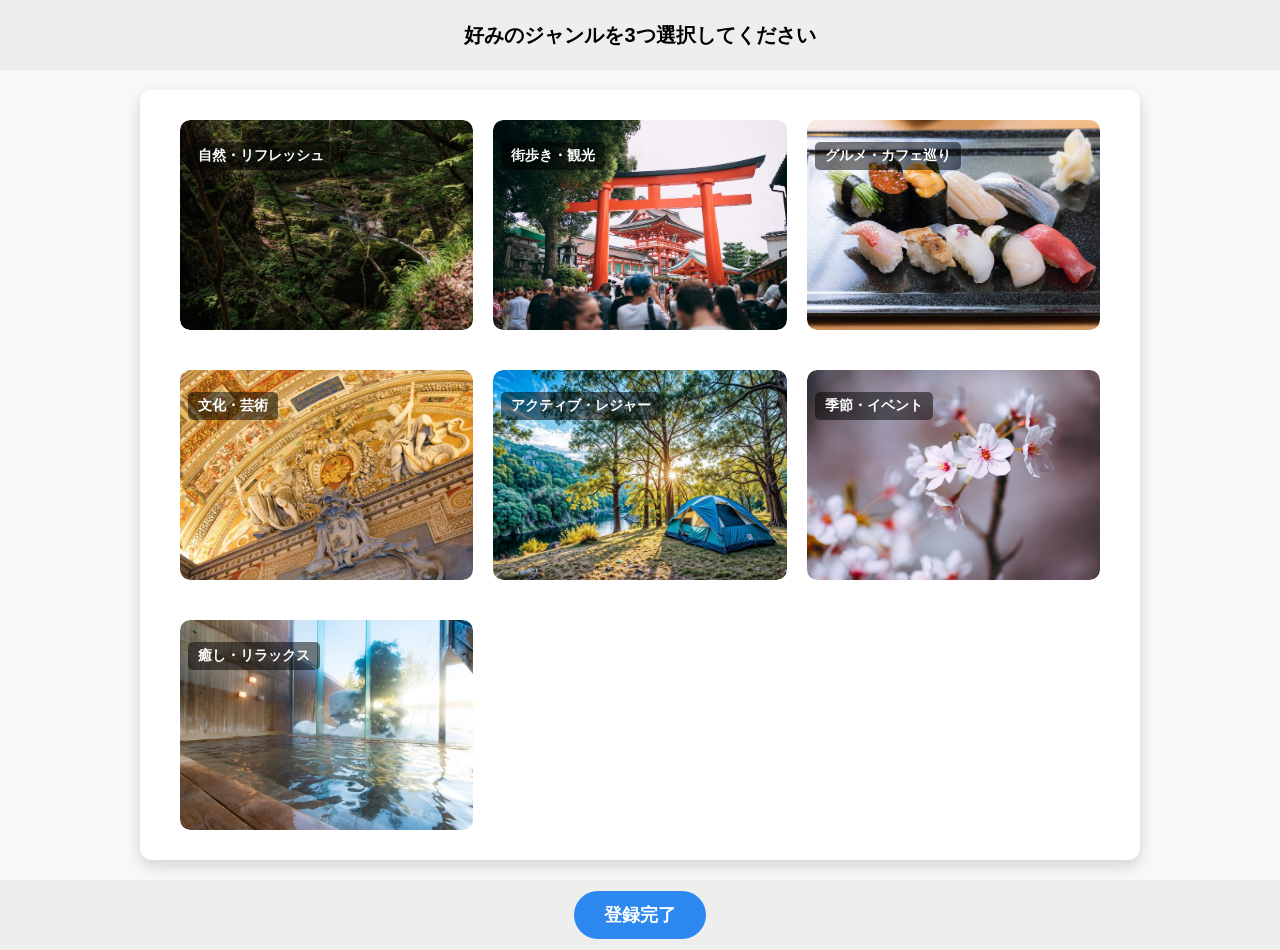
<file: src/main/webapp/gamen/genre.html>
<!DOCTYPE html>
<html>

<head>
	<meta charset="utf-8" />
	<title>グリッドレイアウト</title>
	<link rel="stylesheet" href="genre.css">
</head>

<body>
	<form action="login.html">
	<header class="header">
		<p>好みのジャンルを3つ選択してください</p>
	</header>
	<div class="content">
		<div class="image">
		  <img src="img/nature.jpg" alt="自然・リフレッシュ">
		  <p class="caption">自然・リフレッシュ</p>
		</div>
		<div class="image">
		  <img src="img/tourism.jpg" alt="街歩き・観光">
		  <p class="caption">街歩き・観光</p>
		</div>
		<div class="image">
		  <img src="img/gourmet.jpg" alt="グルメ・カフェ巡り">
		  <p class="caption">グルメ・カフェ巡り</p>
		</div>
		<div class="image">
			<img src="img/culuture.jpg" alt="文化​・芸術">
			<p class="caption">文化​・芸術</p>
		</div>
		<div class="image">
			<img src="img/leisure.jpg" alt="アクティブ・レジャー">
			<p class="caption">アクティブ・レジャー</p>
		</div>
		<div class="image">
			<img src="img/season.jpg" alt="季節・イベント">
			<p class="caption">季節・イベント</p>
		</div>
		<div class="image">
			<img src="img/Healing.jpg" alt="癒し・リラックス">
			<p class="caption">癒し・リラックス</p>
		</div>

	</div>
	<footer class="footer">
	  <button class="submit-btn">登録完了</button>
	</footer>
	</form>

</body>
</html>
</file>
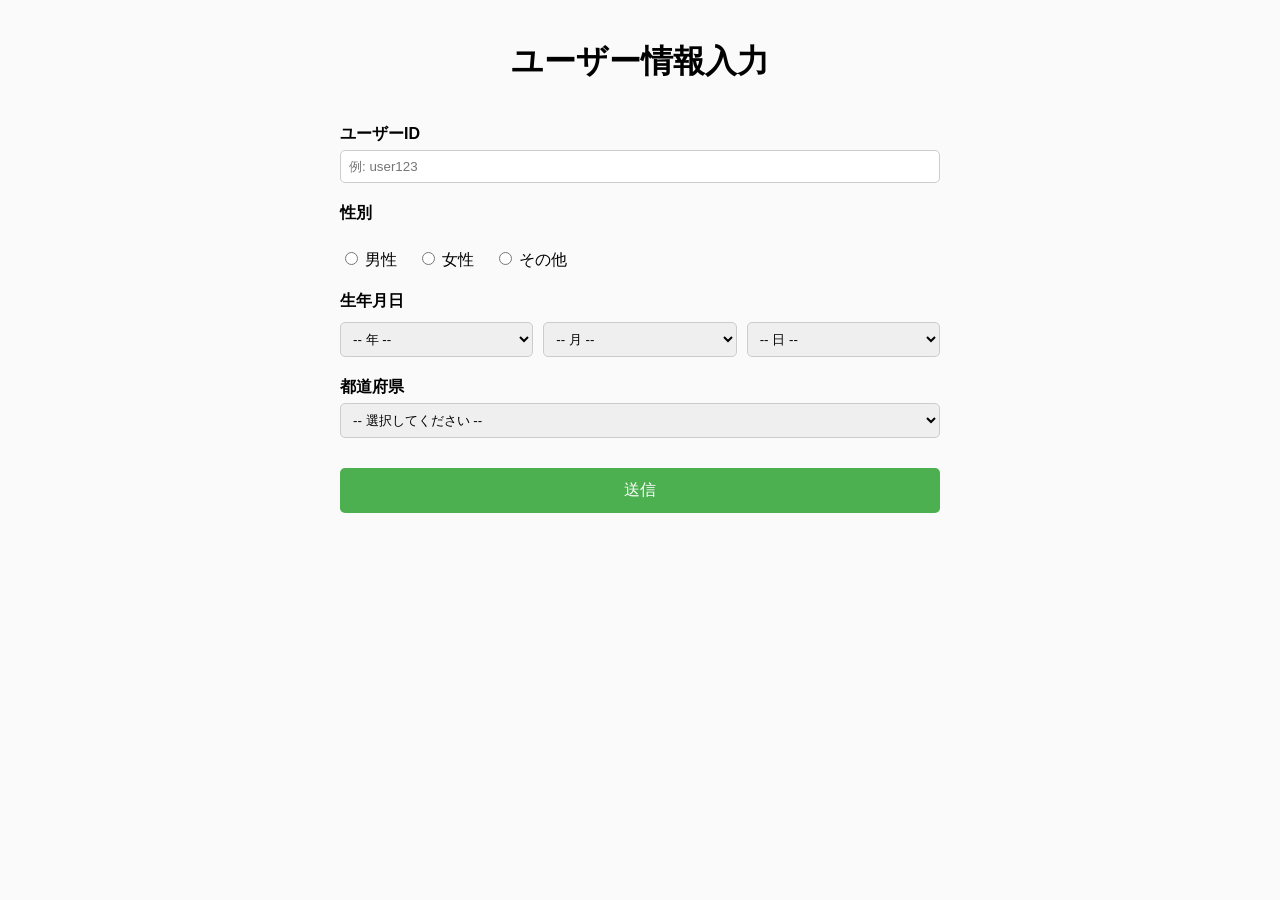
<file: src/main/webapp/gamen/input.html>
<!DOCTYPE html>
<html lang="ja">

<head>
	<meta charset="UTF-8">
	<title>ユーザー情報入力</title>
	<link rel="stylesheet" href="input.css">
</head>

<body>
	<h1>ユーザー情報入力</h1>

	<form action="genre.html">
		<!-- ID入力 -->
		<label for="userId">ユーザーID</label>
		<input type="text" id="userId" name="userId" placeholder="例: user123">

		<!-- 性別 -->
		<label>性別</label>
		<div class="gender-group">
			<label><input type="radio" name="gender" value="male"> 男性</label>
			<label><input type="radio" name="gender" value="female"> 女性</label>
			<label><input type="radio" name="gender" value="other"> その他</label>
		</div>

		<!-- 生年月日 -->
		<label>生年月日</label>
		<div class="birth-group">
			<select name="year" id="yearSelect">
				<option value="">-- 年 --</option>
			</select>
			<select name="month" id="monthSelect">
				<option value="">-- 月 --</option>
			</select>
			<select name="day" id="daySelect">
				<option value="">-- 日 --</option>
			</select>
		</div>

		<!-- 都道府県 -->
		<label for="pref">都道府県</label>
		<select id="pref" name="pref">
			<option value="">-- 選択してください --</option>
		</select>

		<button type="submit">送信</button>
	</form>

	<script>
		// ==== 都道府県 ====
		const prefs = [
			"北海道","青森県","岩手県","宮城県","秋田県","山形県","福島県",
			"茨城県","栃木県","群馬県","埼玉県","千葉県","東京都","神奈川県",
			"新潟県","富山県","石川県","福井県","山梨県","長野県",
			"岐阜県","静岡県","愛知県","三重県",
			"滋賀県","京都府","大阪府","兵庫県","奈良県","和歌山県",
			"鳥取県","島根県","岡山県","広島県","山口県",
			"徳島県","香川県","愛媛県","高知県",
			"福岡県","佐賀県","長崎県","熊本県","大分県","宮崎県","鹿児島県","沖縄県"
		];
		const prefSelect = document.getElementById("pref");
		prefs.forEach(pref => {
			const option = document.createElement("option");
			option.textContent = pref;
			option.value = pref;
			prefSelect.appendChild(option);
		});

		const years = [
		"1960年", "1961年", "1962年", "1963年", "1964年", "1965年", "1966年", "1967年", "1968年", "1969年", 
		"1970年", "1971年", "1972年", "1973年", "1974年", "1975年", "1976年", "1977年", "1978年", "1979年", 
		"1980年", "1981年", "1982年", "1983年", "1984年", "1985年", "1986年", "1987年", "1988年", "1989年", 
		"1990年", "1991年", "1992年", "1993年", "1994年", "1995年", "1996年", "1997年", "1998年", "1999年", 
		"2000年", "2001年", "2002年", "2003年", "2004年", "2005年", "2006年", "2007年", "2008年", "2009年", 
		"2010年", "2011年", "2012年", "2013年", "2014年", "2015年", "2016年", "2017年", "2018年", "2019年", 
		"2020年", "2021年", "2022年", "2023年", "2024年", "2025年"];
		    const yearSelect = document.getElementById("yearSelect");
		    years.forEach(y => {
		      const option = document.createElement("option");
		      option.textContent = y;
		      option.value = y;
		      yearSelect.appendChild(option);
		    });

		    // ==== 自分で書いた月 ====
		    const months = ["1月", "2月", "3月", "4月", "5月", "6月", "7月", "8月", "9月", "10月", "11月", "12月"];
		    const monthSelect = document.getElementById("monthSelect");
		    months.forEach(m => {
		      const option = document.createElement("option");
		      option.textContent = m;
		      option.value = m;
		      monthSelect.appendChild(option);
		    });

		    // ==== 自分で書いた日 ====
		    const days = [
		      "1日","2日","3日","4日","5日","6日","7日","8日","9日","10日",
		      "11日","12日","13日","14日","15日","16日","17日","18日","19日","20日",
		      "21日","22日","23日","24日","25日","26日","27日","28日","29日","30日","31日"
		    ];
		    const daySelect = document.getElementById("daySelect");
		    days.forEach(d => {
		      const option = document.createElement("option");
		      option.textContent = d;
		      option.value = d;
		      daySelect.appendChild(option);
		    });
	</script>
</body>

</html>
</file>
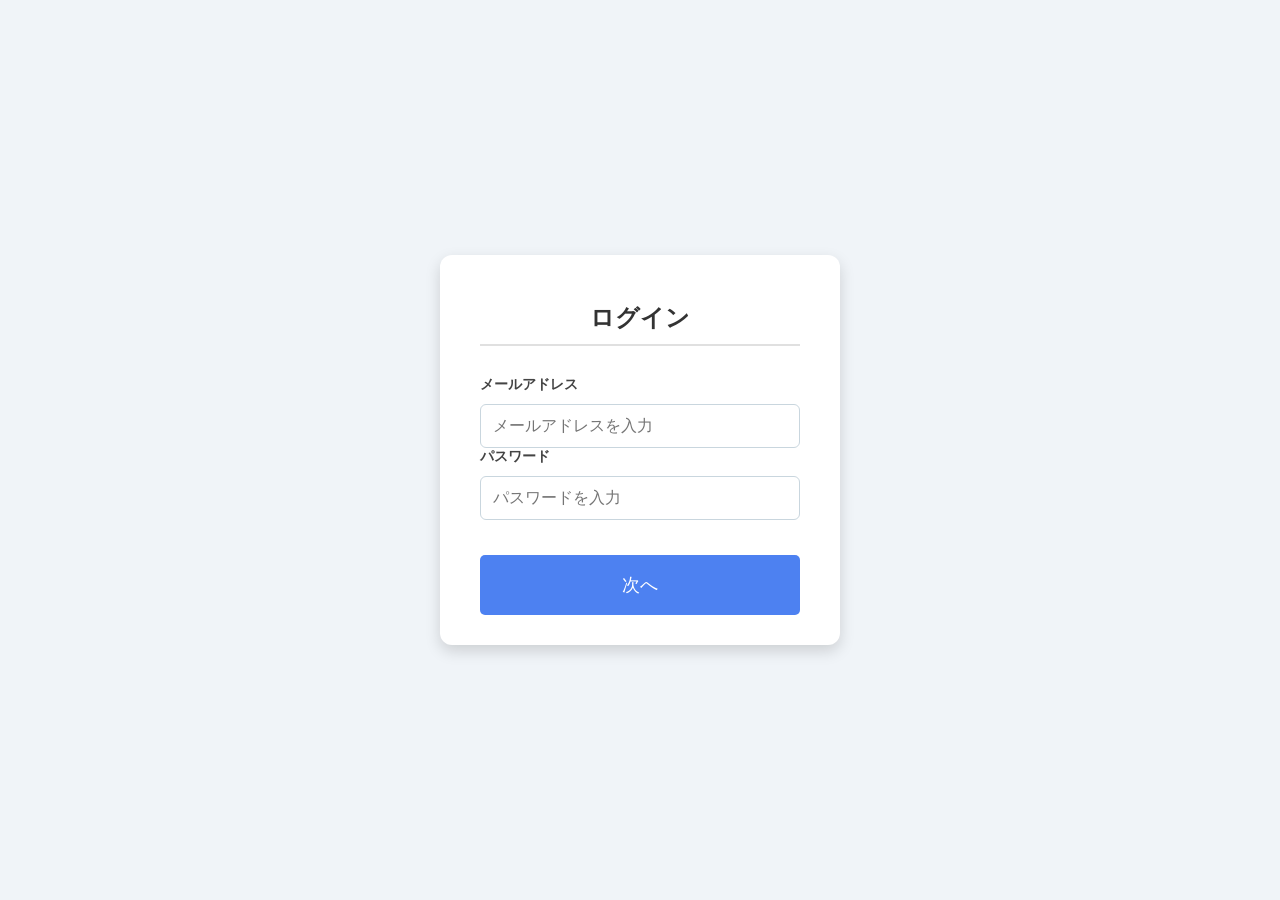
<file: src/main/webapp/gamen/login.html>
<!DOCTYPE html>
<html lang="ja">

<head>
	<meta charset="UTF-8">
	<title>パスワード入力</title>
	<link rel="stylesheet" href="login.css">
</head>

<body>
	<div class="container">
		<h1>ログイン</h1>
		<form action="Main.html" method="post"> 
		  <div class="form-group">
		    <label for="email">メールアドレス</label>
		    <input type="email" id="email" name="email" placeholder="メールアドレスを入力" required>

		    <label for="password">パスワード</label>
		    <input type="password" id="password" name="password" placeholder="パスワードを入力" required>
		  </div>
		  <button type="submit">次へ</button>
		</form>

	</div>
</body>

</html>
</file>
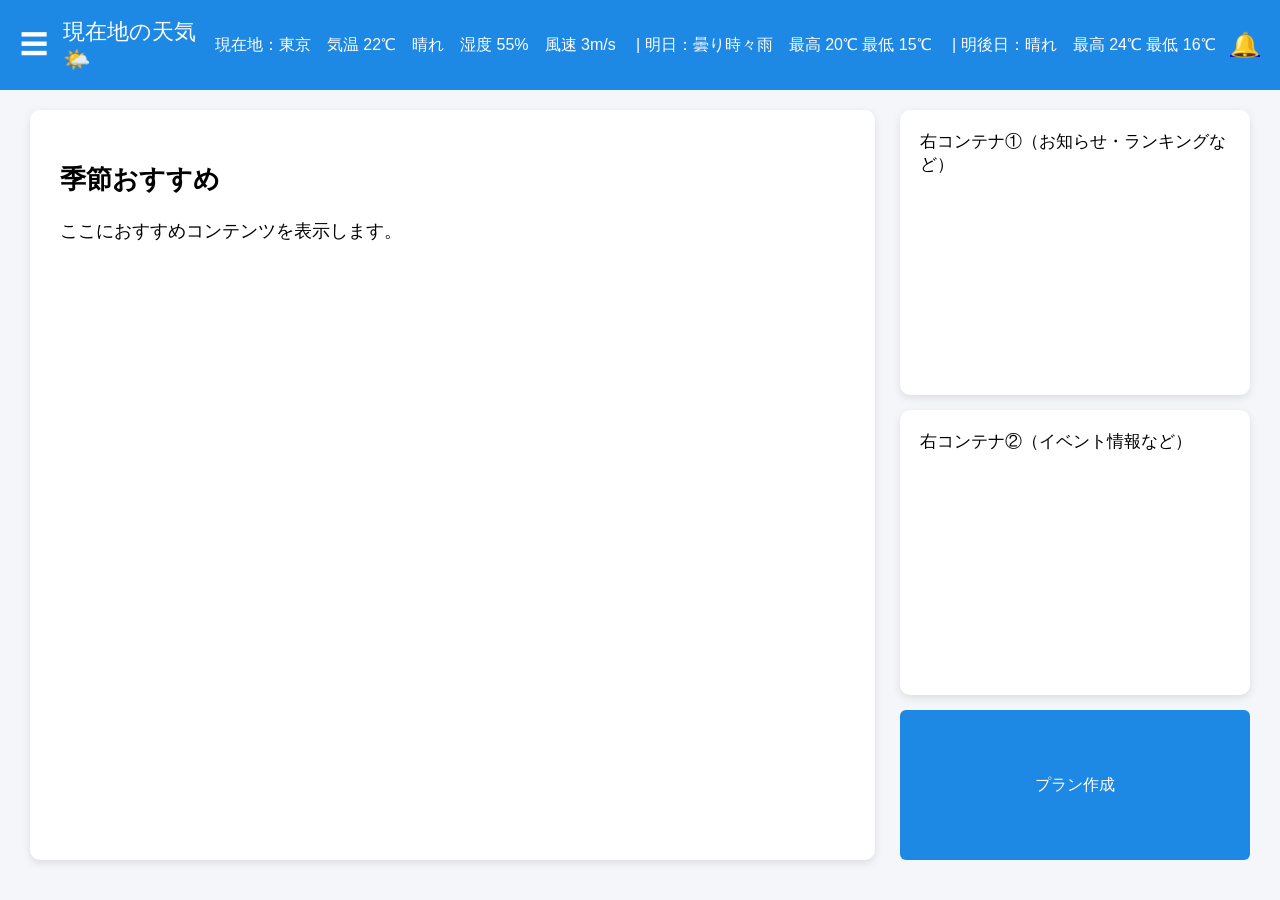
<file: src/main/webapp/gamen/Main.html>
<!DOCTYPE html>
<html lang="ja">
<head>
  <meta charset="UTF-8">
  <meta name="viewport" content="width=device-width, initial-scale=1.0">
  <title>メインページ</title>
  <link rel="stylesheet" href="Main.css">
</head>
<body>

  <!-- 🔹 サイドバー -->
  <div id="sidebar" class="sidebar">
    <a href="#">お気に入り一覧</a>
    <a href="#">共有</a>
  </div>

  <!-- サイドバーを開いたときに画面全体を少し暗くするための透明なレイヤー　-->
  <div id="overlay"></div>

  <!-- 🔹 ヘッダー -->
  <header>
    <div class="menu-btn" id="menuBtn">☰</div>
    <div class="header-icon">現在地の天気🌤️</div>
    <div class="weather-scroll">
      <div class="weather-content">
        現在地：東京　気温 22℃　晴れ　湿度 55%　風速 3m/s　
        | 明日：曇り時々雨　最高 20℃ 最低 15℃　
        | 明後日：晴れ　最高 24℃ 最低 16℃
      </div>
    </div>
    <a href="#" class="header-right-icon">🔔</a>
  </header>

  <!-- 🔹 メインエリア -->
  <div class="main">
    <div class="center-content">
      <h2>季節おすすめ</h2>
      <p>ここにおすすめコンテンツを表示します。</p>
    </div>
    <div class="right-side">
      <div class="container-box">右コンテナ①（お知らせ・ランキングなど）</div>
      <div class="container-box">右コンテナ②（イベント情報など）</div>
      <button>プラン作成</button>
    </div>
  </div>

  <!-- 🔹 JavaScript -->
  <script>
    const menuBtn = document.getElementById('menuBtn');
    const sidebar = document.getElementById('sidebar');
    const overlay = document.getElementById('overlay');

    // ☰クリックでサイドバーとオーバーレイを切り替え
    menuBtn.addEventListener('click', () => {
      sidebar.classList.toggle('open');
      overlay.classList.toggle('active');
    });

    // サイドバー外クリックで自動的に閉じる
    document.addEventListener('click', (event) => {
      const clickedInsideSidebar = sidebar.contains(event.target);
      const clickedMenuBtn = menuBtn.contains(event.target);

      if (sidebar.classList.contains('open') && !clickedInsideSidebar && !clickedMenuBtn) {
        sidebar.classList.remove('open');
        overlay.classList.remove('active');
      }
    });
  </script>

</body>
</html>
</file>
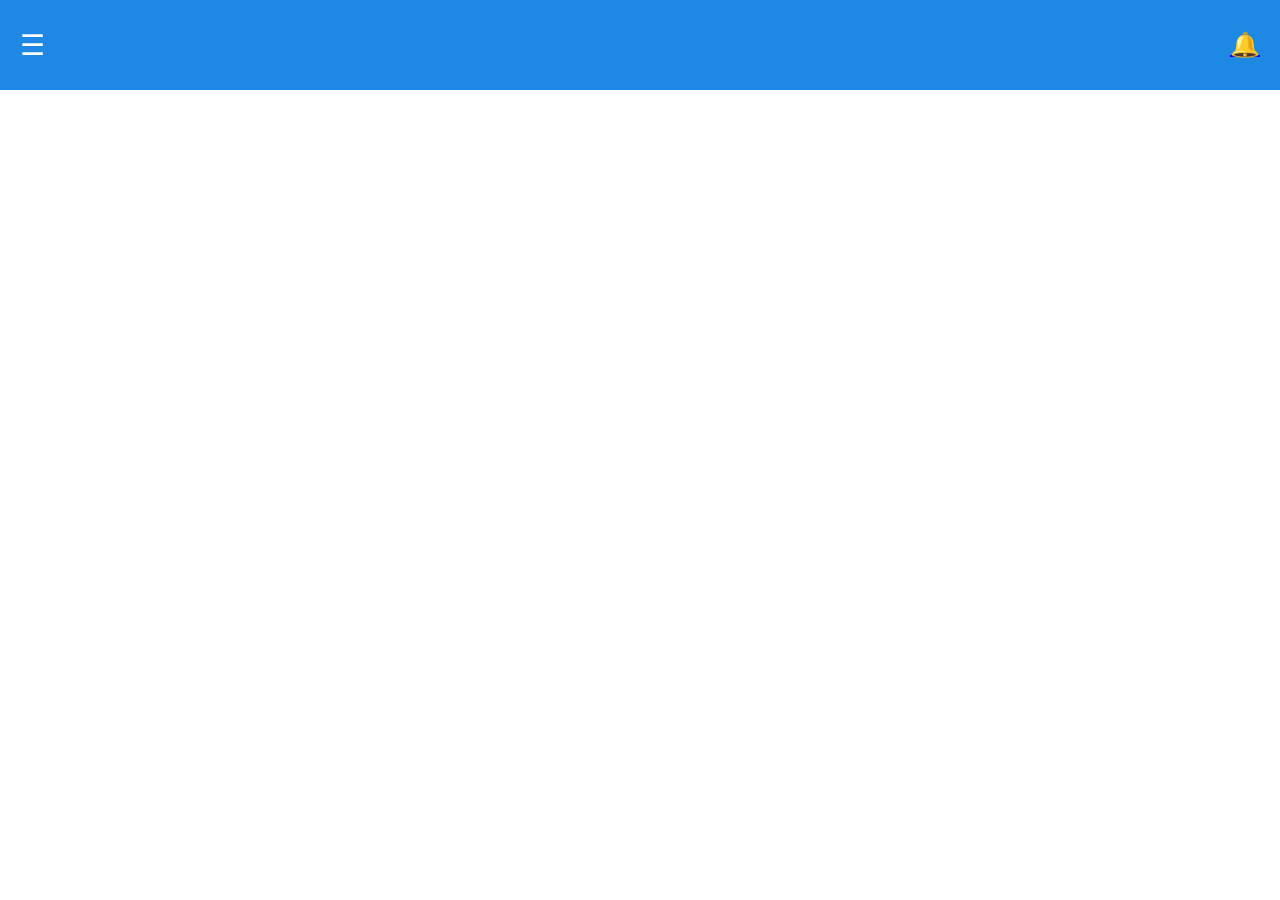
<file: src/main/webapp/gamen/planning.html>
<!DOCTYPE html>
<html>
<head>
<meta charset="UTF-8">
<title>Insert title here</title>
<link rel="stylesheet" href="planning.css">
</head>
<body>
	<!-- 🔹 サイドバー -->
	  <div id="sidebar" class="sidebar">
	    <a href="#">お気に入り一覧</a>
	    <a href="#">共有</a>
	  </div>

	  <!-- サイドバーを開いたときに画面全体を少し暗くするための透明なレイヤー　-->
	  <div id="overlay"></div>
	  <!-- 🔹 ヘッダー -->
	    <header>
	      <div class="menu-btn" id="menuBtn">☰</div>
	      <a href="#" class="header-right-icon">🔔</a>
	    </header>
		<!-- サイドバーテンプレここまで -->
</body>
</html>
</file>
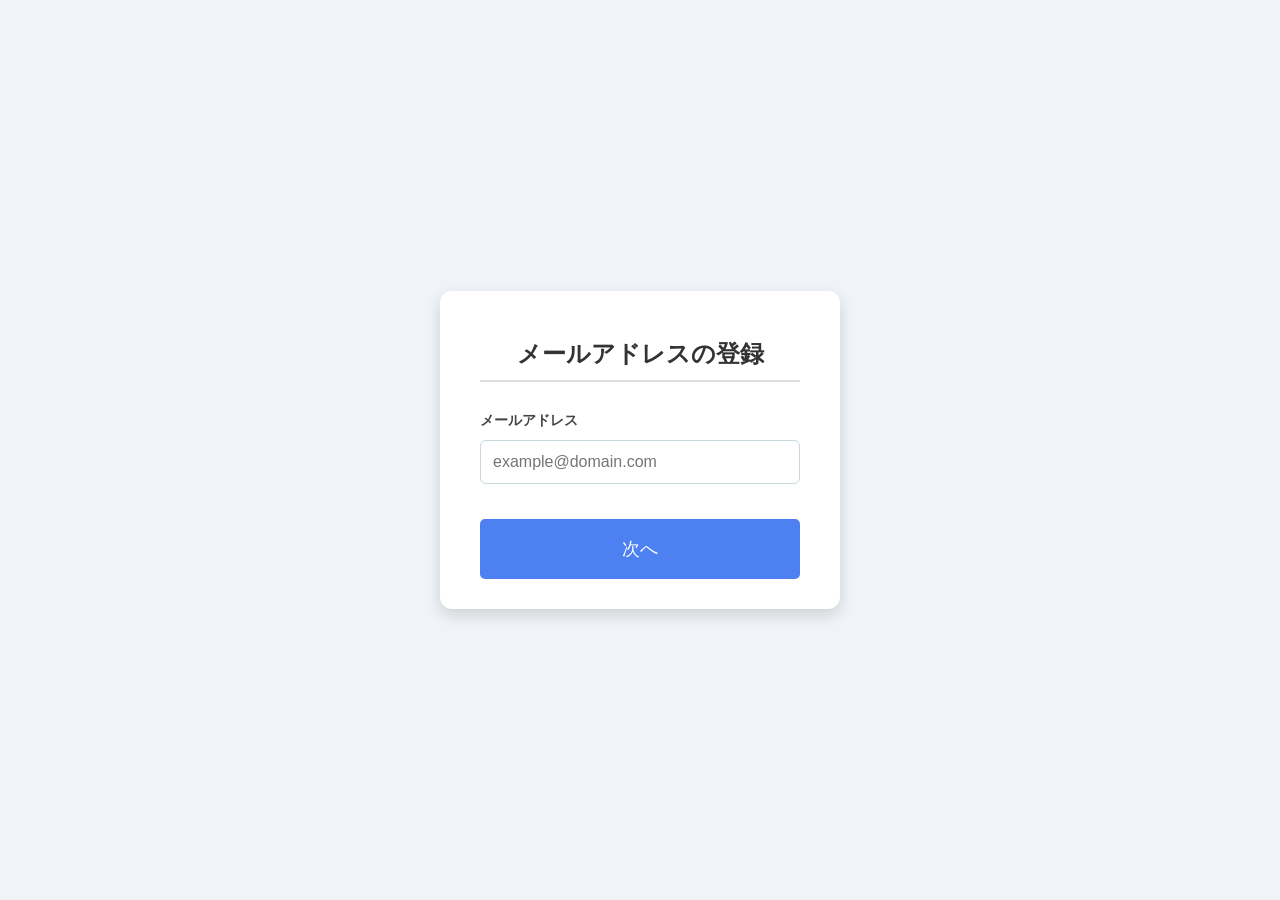
<file: src/main/webapp/gamen/registra.html>
<!DOCTYPE html>
<html lang="ja">

<head>
	<meta charset="UTF-8">
	<title>メールアドレス入力</title>
	<link rel="stylesheet" href="registration.css">
</head>

<body>
	<div class="container">
		<h1>メールアドレスの登録</h1>
		<form action="setpassword.html" method="get"> 
			<div class="form-group">
				<label for="email">メールアドレス</label>
				<input type="email" id="email" name="email" placeholder="example@domain.com" required>
			</div>
			<button type="submit">次へ</button>
		</form>
	</div>
</html>
</file>
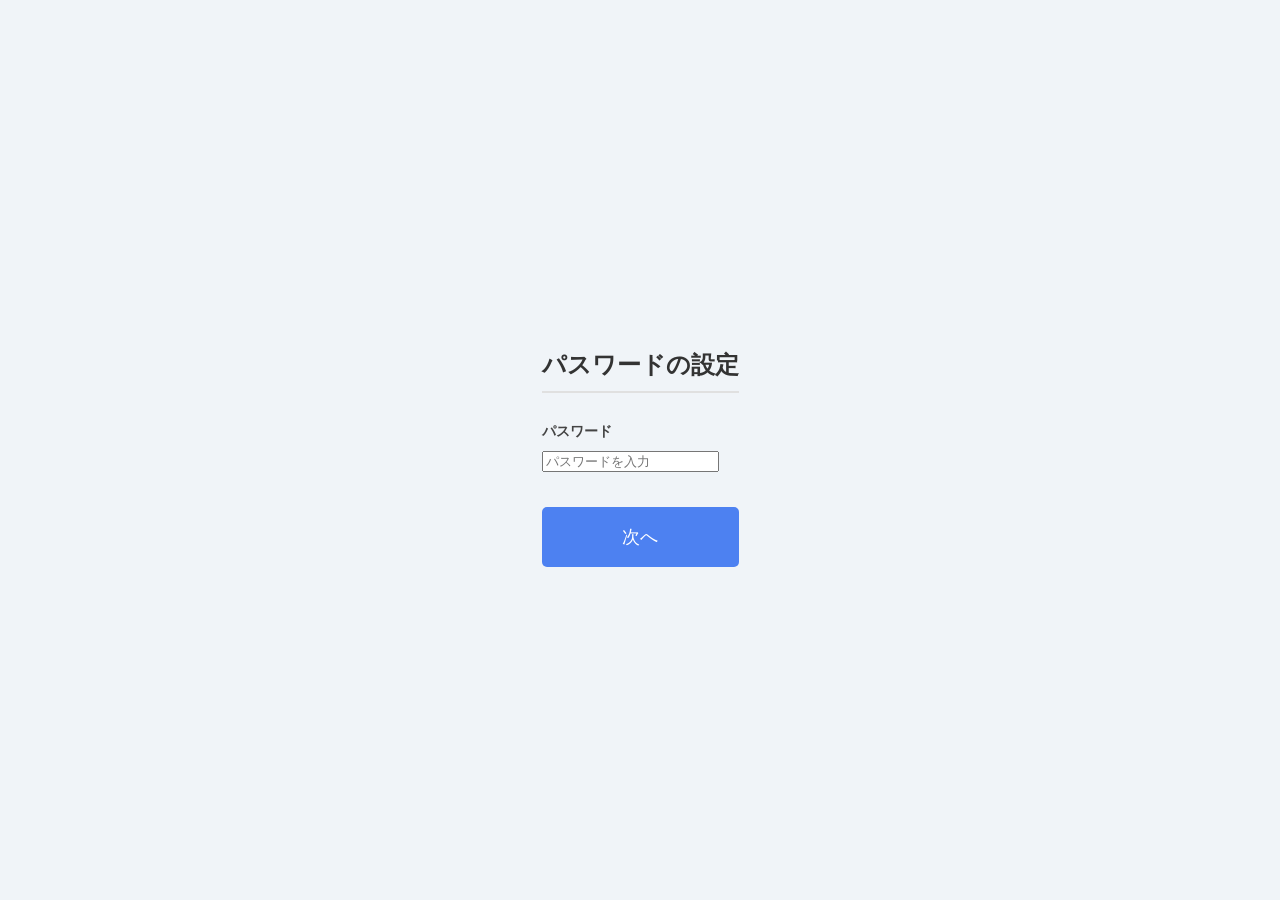
<file: src/main/webapp/gamen/setpassword.html>
<!DOCTYPE html>
<html lang="ja">

<head>
	<meta charset="UTF-8">
	<title>パスワード入力</title>
	<link rel="stylesheet" href="setpassword.css">
</head>

<body>
	<div class="container">
		<h1>パスワードの設定</h1>
		<form action="input.html" method="get"> 
			<div class="form-group">
			    <label for="password">パスワード</label>
			    <input type="password" id="password" name="password" placeholder="パスワードを入力" required>
			</div>
			<button type="submit">次へ</button>
		</form>
	</div>
</body>

</html>
</file>
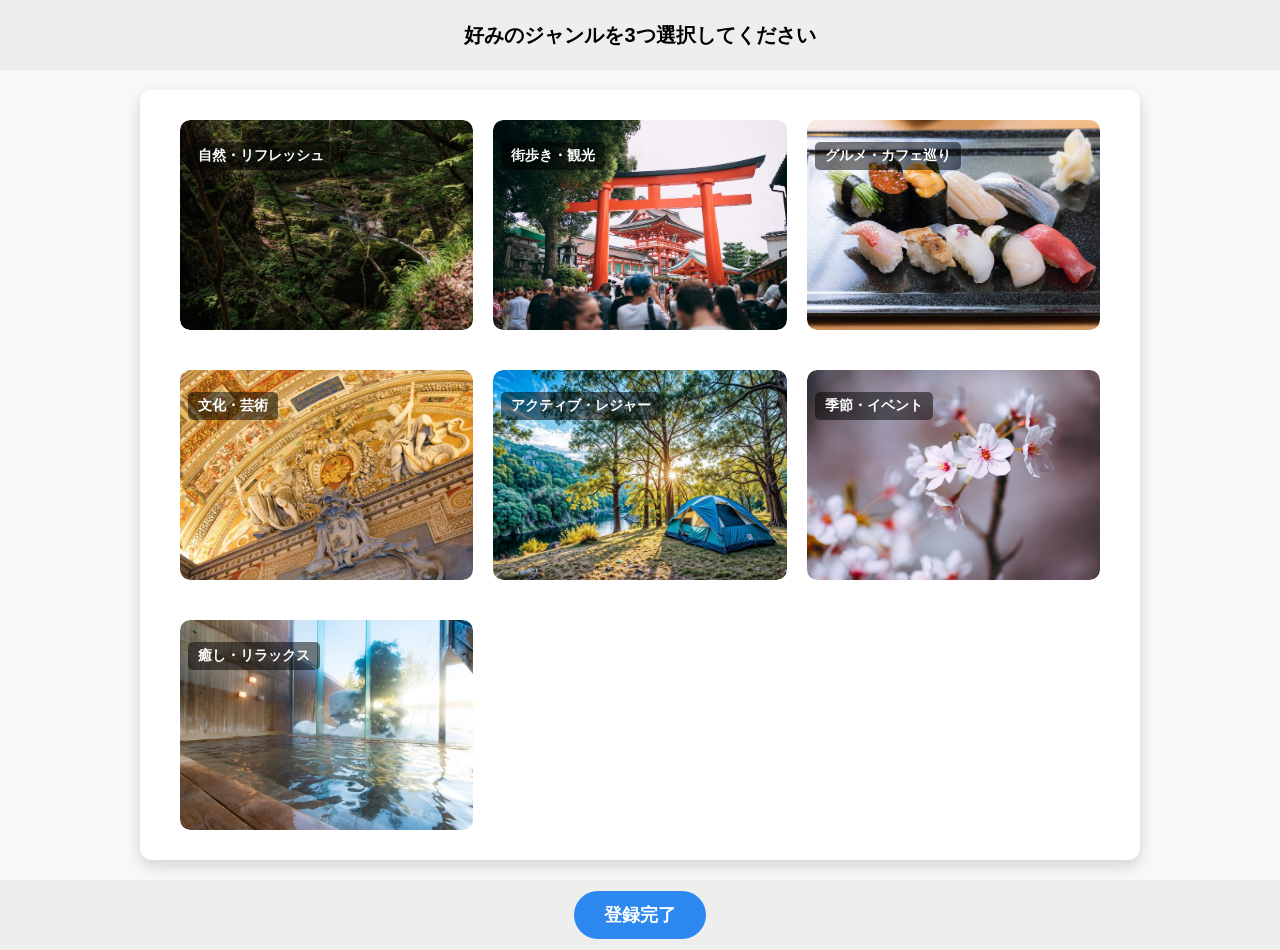
<file: src/main/webapp/gsmen/genre.html>
<!DOCTYPE html>
<html>

<head>
	<meta charset="utf-8" />
	<title>グリッドレイアウト</title>
	<link rel="stylesheet" href="genre.css">
</head>

<body>
	<header class="header">
		<p>好みのジャンルを3つ選択してください</p>
	</header>
	<div class="content">
		<div class="image">
		  <img src="img/nature.jpg" alt="自然・リフレッシュ">
		  <p class="caption">自然・リフレッシュ</p>
		</div>
		<div class="image">
		  <img src="img/tourism.jpg" alt="街歩き・観光">
		  <p class="caption">街歩き・観光</p>
		</div>
		<div class="image">
		  <img src="img/gourmet.jpg" alt="グルメ・カフェ巡り">
		  <p class="caption">グルメ・カフェ巡り</p>
		</div>
		<div class="image">
			<img src="img/culuture.jpg" alt="文化​・芸術">
			<p class="caption">文化​・芸術</p>
		</div>
		<div class="image">
			<img src="img/leisure.jpg" alt="アクティブ・レジャー">
			<p class="caption">アクティブ・レジャー</p>
		</div>
		<div class="image">
			<img src="img/season.jpg" alt="季節・イベント">
			<p class="caption">季節・イベント</p>
		</div>
		<div class="image">
			<img src="img/Healing.jpg" alt="癒し・リラックス">
			<p class="caption">癒し・リラックス</p>
		</div>

	</div>
	<footer class="footer">
	  <button class="submit-btn">登録完了</button>
	</footer>

</body>
</html>
</file>
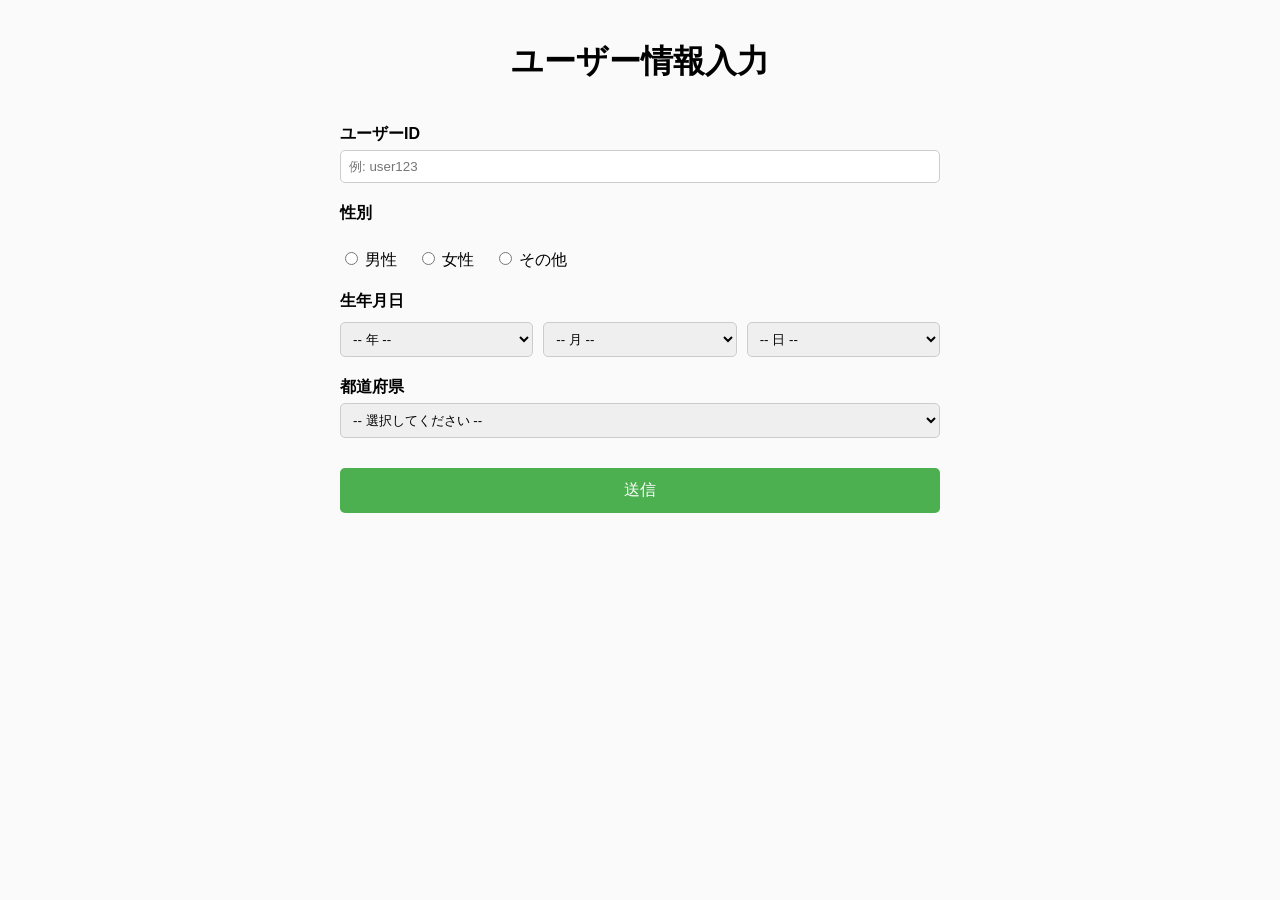
<file: src/main/webapp/gsmen/nyuryoku.html>
<!DOCTYPE html>
<html lang="ja">

<head>
	<meta charset="UTF-8">
	<title>ユーザー情報入力</title>
	<link rel="stylesheet" href="nyuryoku.css">
</head>

<body>
	<h1>ユーザー情報入力</h1>

	<form>
		<!-- ID入力 -->
		<label for="userId">ユーザーID</label>
		<input type="text" id="userId" name="userId" placeholder="例: user123">

		<!-- 性別 -->
		<label>性別</label>
		<div class="gender-group">
			<label><input type="radio" name="gender" value="male"> 男性</label>
			<label><input type="radio" name="gender" value="female"> 女性</label>
			<label><input type="radio" name="gender" value="other"> その他</label>
		</div>

		<!-- 生年月日 -->
		<label>生年月日</label>
		<div class="birth-group">
			<select name="year">
				<option value="">-- 年 --</option>
				<option>1991</option>
				<option>1992</option>
				<option>1993</option>
				<option>1994</option>
				<option>1995</option>
				<option>1996</option>
				<option>1997</option>
				<option>1998</option>
				<option>1999</option>
				<option>2000</option>
				<option>2001</option>
				<option>2002</option>
				<option>2003</option>
			</select>
			<select name="month">
				<option value="">-- 月 --</option>
				<option>1</option>
				<option>2</option>
				<option>3</option>
				<option>4</option>
				<option>5</option>
				<option>6</option>
				<option>7</option>
				<option>8</option>
				<option>9</option>
				<option>10</option>
				<option>11</option>
				<option>12</option>
			</select>
			<select name="day">
				<option value="">-- 日 --</option>
				<option>1</option>
				<option>2</option>
				<option>3</option>
				<option>4</option>
				<option>5</option>
			</select>
		</div>

		<!-- 都道府県 -->
		<label for="pref">都道府県</label>
		<select id="pref" name="pref">
			<option value="">-- 選択してください --</option>
			<option>北海道</option>
			<option>青森県</option>
			<option>岩手県</option>
			<option>宮城県</option>
			<option>秋田県</option>
			<option>山形県</option>
			<option>福島県</option>
			<option>東京都</option>
			<option>大阪府</option>
			<option>福岡県</option>
		</select>

		<button type="submit">送信</button>
	</form>
</body>

</html>
</file>
<file: src/main/webapp/gamen/genre.css>
/*-----------------------------------
  全体設定
-----------------------------------*/
body {
  min-height: 100vh; /* 画面全体の高さを確保 */
  display: flex;      /* ヘッダー・コンテンツ・フッターを縦方向に並べる */
  flex-direction: column;
  margin: 0;          /* ブラウザデフォルトの余白を消す */
  background-color: #f8f8f8; /* ページ全体の背景色 */
  font-family: sans-serif;   /* フォントを統一 */
}

/*-----------------------------------
  ヘッダー
-----------------------------------*/
.header {
  height: 70px;                     /* 高さ70pxの固定ヘッダー */
  text-align: center;               /* テキスト中央寄せ */
  background-color: #eee;           /* ヘッダーの背景色 */
  display: flex;                    /* Flexで縦横中央揃え */
  align-items: center;
  justify-content: center;
  font-weight: bold;                /* 太字 */
  font-size: 20px;                  /* フォントサイズ */
}

/*-----------------------------------
  コンテンツ領域（画像グリッド）
-----------------------------------*/
.content {
  display: grid;                      /* CSSグリッドレイアウトで並べる */
 grid-template-columns: repeat(auto-fit, minmax(250px, 1fr)); /* 列数自動調整、最小180px */
  gap: 40px 20px;                          /* グリッド内の行間・列間 */
  padding: 30px 40px;                 /* 内側の余白 */
  background-color: #ffffff;          /* 白背景 */
  border-radius: 12px;                /* 角を丸くする */
  box-shadow: 0 6px 15px rgba(0, 0, 0, 0.15); /* 影を付けて浮き上がる感じ */
  margin: 20px auto;                  /* 上下の余白＋中央寄せ */
  width: 90%;                         /* 幅を画面の90%に制限 */
  max-width: 1000px;                  /* 最大幅を1000pxに制限 */
  box-sizing: border-box;             /* paddingを含めて幅を計算 */
}

/*-----------------------------------
  画像カード
-----------------------------------*/
.image {
  position: relative; /* 子要素の絶対配置を基準にする */
  overflow: hidden;   /* はみ出す部分を隠す */
  border-radius: 10px; /* 角を丸くする */
  background-color: #eee; /* 背景色（画像がない時の色） */
  height: 210px;      /* 高さ固定 */
}

/*-----------------------------------
  画像上の文字（左上に表示）
-----------------------------------*/
.caption {
  position: absolute;            /* 画像の左上に重ねる */
  top: 8px;                      /* 上から8px */
  left: 8px;                     /* 左から8px */
  color: #fff;                   /* 文字色は白 */
  font-weight: bold;             /* 太字 */
  font-size: 14px;               /* 小さめの文字 */
  background-color: rgba(0, 0, 0, 0.5); /* 半透明の黒背景 */
  padding: 5px 10px;             /* 内側余白 */
  border-radius: 5px;            /* 角丸 */
  z-index: 2;                    /* 画像より前面に表示 */
}

/*-----------------------------------
  画像
-----------------------------------*/
.image img {
  width: 100%;                    /* 親の幅にフィット */
  height: 100%;                   /* 親の高さにフィット */
  object-fit: cover;              /* 画像の縦横比を維持しつつ枠いっぱいに表示 */
  border-radius: 10px;            /* 角丸で親と揃える */
  display: block;                 /* インライン余白を消す */
  transition: transform 0.3s;     /* ホバー時の拡大をスムーズに */
}

/* 画像ホバー時 */
.image img:hover {
  transform: scale(1.05);         /* 少し拡大して浮き上がる効果 */
}

/*-----------------------------------
  フッター
-----------------------------------*/
.footer {
  height: 70px;                     /* 高さ70px */
  text-align: center;               /* 文字中央寄せ */
  background-color: #eee;           /* 背景色 */
  display: flex;                    /* Flexで縦横中央揃え */
  align-items: center;
  justify-content: center;
}

/*-----------------------------------
  ボタンデザイン
-----------------------------------*/
.submit-btn {
  background-color: #2d89ef;       /* 青い背景 */
  color: white;                     /* 白文字 */
  font-size: 18px;                  /* 大きめ文字 */
  font-weight: bold;                /* 太字 */
  padding: 12px 30px;               /* 内側余白 */
  border: none;                     /* デフォルト枠線消去 */
  border-radius: 30px;              /* 丸み */
  cursor: pointer;                  /* マウスカーソルを手に */
  transition: background-color 0.3s, transform 0.2s; /* アニメーション */
}

/* ボタンホバー時 */
.submit-btn:hover {
  background-color: #1e5dbf;        /* 少し濃い青 */
  transform: scale(1.05);           /* 少し拡大 */
}

/* ボタン押下時 */
.submit-btn:active {
  transform: scale(0.98);           /* 押した感を出す */
}
</file>
<file: src/main/webapp/gamen/input.css>
body {
	font-family: sans-serif;
	background: #fafafa;
	margin: 40px;
}

h1 {
	text-align: center;
	margin-bottom: 40px;
}

form {
	width: 100%;
	max-width: 600px;
	margin: 0 auto;
}

label {
	display: block;
	margin-top: 20px;
	font-weight: bold;
}

input[type="text"],
select {
	width: 100%;
	padding: 8px;
	margin-top: 5px;
	border: 1px solid #ccc;
	border-radius: 5px;
	box-sizing: border-box;
}

.gender-group {
	margin-top: 5px;
}

.gender-group label {
	display: inline-block;
	margin-right: 15px;
	font-weight: normal;
}

/* 生年月日セレクトを横並び */
.birth-group {
	display: flex;
	gap: 10px;
	margin-top: 5px;
}

.birth-group select {
	flex: 1;
}

button {
	margin-top: 30px;
	width: 100%;
	padding: 12px;
	background: #4CAF50;
	color: white;
	border: none;
	border-radius: 5px;
	cursor: pointer;
	font-size: 16px;
}

button:hover {
	background: #45a049;
}
</file>
<file: src/main/webapp/gamen/login.css>
@charset "UTF-8";

/*==================================
  フォーム基本設定
====================================*/
body {
  display: flex;
  justify-content: center; /* 水平中央揃え */
  align-items: center;     /* 垂直中央揃え */
  min-height: 100vh;
  margin: 0;
  font-family: 'Hiragino Kaku Gothic ProN', 'Arial', sans-serif;
  background-color: #f0f4f8; /* 薄い背景色 */
}

/* フォーム全体を囲むコンテナ */
.container {
  background-color: #ffffff;
  padding: 30px 40px;
  border-radius: 12px;
  box-shadow: 0 6px 15px rgba(0, 0, 0, 0.15);
  width: 100%;
  max-width: 400px;
  box-sizing: border-box;
}

h1 {
  text-align: center;
  color: #333333;
  margin-bottom: 30px;
  font-size: 24px;
  border-bottom: 2px solid #e0e0e0;
  padding-bottom: 10px;
}

/* フォームのグループ化 */
.form-group {
  margin-bottom: 25px;
}

label {
  display: block;
  margin-bottom: 10px;
  font-weight: 600;
  color: #444444;
  font-size: 14px;
}

/* 入力フィールド（メールとパスワード共通） */
input[type="email"],
input[type="password"] {
  width: 100%;
  padding: 12px;
  border: 1px solid #c9d6de;
  border-radius: 6px;
  box-sizing: border-box;
  font-size: 16px;
  transition: border-color 0.3s, box-shadow 0.3s;
}

/* フォーカス時のスタイル */
input[type="email"]:focus,
input[type="password"]:focus {
  border-color: #4d81f1; /* ボタンカラーに合わせる */
  outline: none;
  box-shadow: 0 0 0 3px rgba(77, 129, 241, 0.25);
}

/*==================================
  ボタンのスタイル
====================================*/
button[type="submit"] {
  font-size: 18px;
  background-color: #4d81f1;
  color: #fff;
  border: none;
  border-radius: 5px;
  padding: 18px 32px;
  cursor: pointer;
  width: 100%;
  margin-top: 10px;
  transition: background-color 0.3s, transform 0.1s;
}

/* ホバー時のスタイル */
button[type="submit"]:hover {
  background-color: #386cc7;
}

/* クリック時のスタイル */
button[type="submit"]:active {
  transform: translateY(1px);
}

/*==================================================
  既存の汎用CSS (一部抜粋)
==================================================*/

.a {
  background-size: cover;
  background-position: center top;
  background-repeat: no-repeat;
}

.header {
  display: flex;
  max-width: 1100px;
  margin: 0 auto;
  padding: 0 4%;
  justify-content: space-between;
}
</file>
<file: src/main/webapp/gamen/Main.css>
body {
  margin: 0;
  font-family: "Segoe UI", sans-serif;
  background: #f4f6fa;
  overflow-x: hidden;
}

/* ==== ヘッダー ==== */
header {
  display: flex;
  align-items: center;
  justify-content: space-between;
  background: #1e88e5;
  color: white;
  padding: 10px 20px;
  position: fixed;
  top: 0;
  left: 0;
  right: 0;
  height: 70px;
  z-index: 10;
}

.menu-btn {
  font-size: 28px;
  cursor: pointer;
  margin-right: 15px;
}

.header-icon {
  font-size: 22px;
  margin-right: 0px;
}

.header-right-icon {
  font-size: 24px;
  margin-left: 15px;
  cursor: pointer;
}

.weather-scroll {
  overflow: hidden;
  white-space: nowrap;
  width: 85%;
  text-align: left;
}

.weather-content {
  display: inline-block;
  animation: scroll-left 15s linear infinite;
}

@keyframes scroll-left {
  from { transform: translateX(100%); }
  to { transform: translateX(-100%); }
}

/* ==== サイドバー ==== */
.sidebar {
  position: fixed;
  top: 70px;
  left: -250px;
  width: 250px;
  height: 100%;
  background: #263238;
  color: #fff;
  transition: 0.3s;
  padding-top: 20px;
  z-index: 9;
}

.sidebar.open {
  left: 0;
}

.sidebar a {
  display: block;
  padding: 18px;
  padding-top: 50px;
  color: #fff;
  text-decoration: none;
  font-size: 1.1em;
}

.sidebar a:hover {
  background: #37474f;
}

/* ==== オーバーレイ ==== */
#overlay {
  position: fixed;
  top: 0;
  left: 0;
  width: 100%;
  height: 100%;
  background: rgba(0,0,0,0.4);
  display: none;
  z-index: 8;
}

#overlay.active {
  display: block;
}

/* ==== メインエリア ==== */
.main {
  margin-top: 80px;
  display: flex;
  justify-content: space-between;
  padding: 30px;
}

.center-content {
  flex: 1;
  background: white;
  margin-right: 25px;
  border-radius: 10px;
  box-shadow: 0 3px 8px rgba(0,0,0,0.1);
  padding: 30px;
  font-size: 1.1em;
}

.right-side {
  width: 350px;
  display: flex;
  flex-direction: column;
  gap: 15px; /* 余白を減らす */
  height: calc(100vh - 90px - 60px); /* ヘッダー＋padding分を引いた高さ */
}

.container-box {
  background: white;
  flex: 1; /* 高さを均等に自動調整 */
  border-radius: 10px;
  box-shadow: 0 3px 8px rgba(0,0,0,0.1);
  padding: 20px;
  font-size: 1.05em;
}

/* ==== ボタン ==== */
button {
  margin-top: auto; /* 上のコンテナに追従して下に配置 */
  width: 100%; /* 幅いっぱい */
  height: 20%;
  padding: 16px;
  background: #1e88e5;
  color: white;
  border: none;
  border-radius: 6px;
  font-size: 1em;
  cursor: pointer;
  transition: 0.3s;
}

button:hover {
  background: #1565c0;
}
</file>
<file: src/main/webapp/gamen/planning.css>
/* ==== ヘッダー ==== */
header {
  display: flex;
  align-items: center;
  justify-content: space-between;
  background: #1e88e5;
  color: white;
  padding: 10px 20px;
  position: fixed;
  top: 0;
  left: 0;
  right: 0;
  height: 70px;
  z-index: 10;
}

.menu-btn {
  font-size: 28px;
  cursor: pointer;
  margin-right: 15px;
}

.header-icon {
  font-size: 22px;
  margin-right: 0px;
}

.header-right-icon {
  font-size: 24px;
  margin-left: 15px;
  cursor: pointer;
}
/* ==== サイドバー ==== */
.sidebar {
  position: fixed;
  top: 70px;
  left: -250px;
  width: 250px;
  height: 100%;
  background: #263238;
  color: #fff;
  transition: 0.3s;
  padding-top: 20px;
  z-index: 9;
}

.sidebar.open {
  left: 0;
}

.sidebar a {
  display: block;
  padding: 18px;
  padding-top: 50px;
  color: #fff;
  text-decoration: none;
  font-size: 1.1em;
}

.sidebar a:hover {
  background: #37474f;
}

/* ==== オーバーレイ ==== */
#overlay {
  position: fixed;
  top: 0;
  left: 0;
  width: 100%;
  height: 100%;
  background: rgba(0,0,0,0.4);
  display: none;
  z-index: 8;
}

#overlay.active {
  display: block;
}
/*ヘッダー、サイドバーテンプレここまで*/
</file>
<file: src/main/webapp/gamen/registration.css>
/*==================================
  フォーム基本設定
====================================*/
body {
    /* フォームを画面中央に配置するため、bodyをフレックスコンテナとして設定 */
    display: flex;
    justify-content: center; /* 水平中央揃え */
    align-items: center; /* 垂直中央揃え */
    min-height: 100vh;
    margin: 0;
    font-family: 'Hiragino Kaku Gothic ProN', 'Arial', sans-serif;
    background-color: #f0f4f8; /* 薄い背景色 */
}

/* フォーム全体を囲むコンテナ */
.container {
    background-color: #ffffff;
    padding: 30px 40px;
    border-radius: 12px;
    box-shadow: 0 6px 15px rgba(0, 0, 0, 0.15);
    width: 100%;
    max-width: 400px;
    box-sizing: border-box;
}

h1 {
    text-align: center;
    color: #333333;
    margin-bottom: 30px;
    font-size: 24px;
    border-bottom: 2px solid #e0e0e0;
    padding-bottom: 10px;
}

/* フォームのグループ化 */
.form-group {
    margin-bottom: 25px;
}

label {
    display: block;
    margin-bottom: 10px;
    font-weight: 600;
    color: #444444;
    font-size: 14px;
}

/* 入力フィールド */
input[type="email"] {
    width: 100%;
    padding: 12px;
    border: 1px solid #c9d6de;
    border-radius: 6px;
    box-sizing: border-box;
    font-size: 16px;
    transition: border-color 0.3s, box-shadow 0.3s;
}

input[type="email"]:focus {
    border-color: #4d81f1; /* ボタンカラーに合わせる */
    outline: none;
    box-shadow: 0 0 0 3px rgba(77, 129, 241, 0.25);
}

/*==================================
  ボタンのスタイル (既存の.buttonを適用)
====================================*/

/* HTMLの <button type="submit"> に、既存の.buttonのスタイルを適用 */
button[type="submit"] {
    /* --- 既存の.buttonスタイルをコピー --- */
    font-size: 18px;
    background-color: #4d81f1; /* 青系の色 */
    color: #fff;
    border: none; /* button要素なのでborderを削除 */
    border-radius: 5px;
    padding: 18px 32px;
    text-decoration: none;
    cursor: pointer;
    /* --- フォーム用に調整 --- */
    width: 100%; /* コンテナ幅いっぱいに広げる */
    margin-top: 10px; /* 上部に少し余白 */
    transition: background-color 0.3s, transform 0.1s;
}

/* ホバー時のスタイル */
button[type="submit"]:hover {
    background-color: #386cc7; /* 濃いめの青 */
}

/* クリック時のスタイル */
button[type="submit"]:active {
    transform: translateY(1px);
}

/*
  注意: 以下の既存のCSSは、このフォームには直接使用されていませんが、
  将来的な利用のために、他のHTMLセクションで利用可能です。
*/

/*==================================================
  既存の汎用CSS (一部抜粋)
==================================================*/

/* ===== 背景設定 (a) ===== */
.a {
    background-size: cover;
    background-position: center top;
    background-repeat: no-repeat;
}

/* ===== ヘッダー全体 (header) ===== */
.header {
    display: flex;
    max-width: 1100px;
    margin: 0 auto;
    padding: 0 4%;
    justify-content: space-between;
}
</file>
<file: src/main/webapp/gamen/setpassword.css>
@charset "UTF-8";/*==================================
  フォーム基本設定
====================================*/
body {
    /* フォームを画面中央に配置するため、bodyをフレックスコンテナとして設定 */
    display: flex;
    justify-content: center; /* 水平中央揃え */
    align-items: center; /* 垂直中央揃え */
    min-height: 100vh;
    margin: 0;
    font-family: 'Hiragino Kaku Gothic ProN', 'Arial', sans-serif;
    background-color: #f0f4f8; /* 薄い背景色 */
}

/* フォーム全体を囲むコンテナ */
/*.container {
    background-color: #ffffff;
    padding: 30px 40px;
    border-radius: 12px;
    box-shadow: 0 6px 15px rgba(0, 0, 0, 0.15);
    width: 100%;
    max-width: 400px;
    box-sizing: border-box;
}*/

h1 {
    text-align: center;
    color: #333333;
    margin-bottom: 30px;
    font-size: 24px;
    border-bottom: 2px solid #e0e0e0;
    padding-bottom: 10px;
}

/* フォームのグループ化 */
.form-group {
    margin-bottom: 25px;
}

label {
    display: block;
    margin-bottom: 10px;
    font-weight: 600;
    color: #444444;
    font-size: 14px;
}

/* 入力フィールド */
input[type="email"] {
    width: 100%;
    padding: 12px;
    border: 1px solid #c9d6de;
    border-radius: 6px;
    box-sizing: border-box;
    font-size: 16px;
    transition: border-color 0.3s, box-shadow 0.3s;
}

input[type="email"]:focus {
    border-color: #4d81f1; /* ボタンカラーに合わせる */
    outline: none;
    box-shadow: 0 0 0 3px rgba(77, 129, 241, 0.25);
}

/*==================================
  ボタンのスタイル (既存の.buttonを適用)
====================================*/

/* HTMLの <button type="submit"> に、既存の.buttonのスタイルを適用 */
button[type="submit"] {
    /* --- 既存の.buttonスタイルをコピー --- */
    font-size: 18px;
    background-color: #4d81f1; /* 青系の色 */
    color: #fff;
    border: none; /* button要素なのでborderを削除 */
    border-radius: 5px;
    padding: 18px 32px;
    text-decoration: none;
    cursor: pointer;
    /* --- フォーム用に調整 --- */
    width: 100%; /* コンテナ幅いっぱいに広げる */
    margin-top: 10px; /* 上部に少し余白 */
    transition: background-color 0.3s, transform 0.1s;
}

/* ホバー時のスタイル */
button[type="submit"]:hover {
    background-color: #386cc7; /* 濃いめの青 */
}

/* クリック時のスタイル */
button[type="submit"]:active {
    transform: translateY(1px);
}

/*
  注意: 以下の既存のCSSは、このフォームには直接使用されていませんが、
  将来的な利用のために、他のHTMLセクションで利用可能です。
*/

/*==================================================
  既存の汎用CSS (一部抜粋)
==================================================*/

/* ===== 背景設定 (a) ===== */
.a {
    background-size: cover;
    background-position: center top;
    background-repeat: no-repeat;
}

/* ===== ヘッダー全体 (header) ===== */
.header {
    display: flex;
    max-width: 1100px;
    margin: 0 auto;
    padding: 0 4%;
    justify-content: space-between;
}
/* ... 他の既存CSSは省略 ... */
</file>
<file: src/main/webapp/gsmen/genre.css>
/*-----------------------------------
  全体設定
-----------------------------------*/
body {
  min-height: 100vh; /* 画面全体の高さを確保 */
  display: flex;      /* ヘッダー・コンテンツ・フッターを縦方向に並べる */
  flex-direction: column;
  margin: 0;          /* ブラウザデフォルトの余白を消す */
  background-color: #f8f8f8; /* ページ全体の背景色 */
  font-family: sans-serif;   /* フォントを統一 */
}

/*-----------------------------------
  ヘッダー
-----------------------------------*/
.header {
  height: 70px;                     /* 高さ70pxの固定ヘッダー */
  text-align: center;               /* テキスト中央寄せ */
  background-color: #eee;           /* ヘッダーの背景色 */
  display: flex;                    /* Flexで縦横中央揃え */
  align-items: center;
  justify-content: center;
  font-weight: bold;                /* 太字 */
  font-size: 20px;                  /* フォントサイズ */
}

/*-----------------------------------
  コンテンツ領域（画像グリッド）
-----------------------------------*/
.content {
  display: grid;                      /* CSSグリッドレイアウトで並べる */
 grid-template-columns: repeat(auto-fit, minmax(250px, 1fr)); /* 列数自動調整、最小180px */
  gap: 40px 20px;                          /* グリッド内の行間・列間 */
  padding: 30px 40px;                 /* 内側の余白 */
  background-color: #ffffff;          /* 白背景 */
  border-radius: 12px;                /* 角を丸くする */
  box-shadow: 0 6px 15px rgba(0, 0, 0, 0.15); /* 影を付けて浮き上がる感じ */
  margin: 20px auto;                  /* 上下の余白＋中央寄せ */
  width: 90%;                         /* 幅を画面の90%に制限 */
  max-width: 1000px;                  /* 最大幅を1000pxに制限 */
  box-sizing: border-box;             /* paddingを含めて幅を計算 */
}

/*-----------------------------------
  画像カード
-----------------------------------*/
.image {
  position: relative; /* 子要素の絶対配置を基準にする */
  overflow: hidden;   /* はみ出す部分を隠す */
  border-radius: 10px; /* 角を丸くする */
  background-color: #eee; /* 背景色（画像がない時の色） */
  height: 210px;      /* 高さ固定 */
}

/*-----------------------------------
  画像上の文字（左上に表示）
-----------------------------------*/
.caption {
  position: absolute;            /* 画像の左上に重ねる */
  top: 8px;                      /* 上から8px */
  left: 8px;                     /* 左から8px */
  color: #fff;                   /* 文字色は白 */
  font-weight: bold;             /* 太字 */
  font-size: 14px;               /* 小さめの文字 */
  background-color: rgba(0, 0, 0, 0.5); /* 半透明の黒背景 */
  padding: 5px 10px;             /* 内側余白 */
  border-radius: 5px;            /* 角丸 */
  z-index: 2;                    /* 画像より前面に表示 */
}

/*-----------------------------------
  画像
-----------------------------------*/
.image img {
  width: 100%;                    /* 親の幅にフィット */
  height: 100%;                   /* 親の高さにフィット */
  object-fit: cover;              /* 画像の縦横比を維持しつつ枠いっぱいに表示 */
  border-radius: 10px;            /* 角丸で親と揃える */
  display: block;                 /* インライン余白を消す */
  transition: transform 0.3s;     /* ホバー時の拡大をスムーズに */
}

/* 画像ホバー時 */
.image img:hover {
  transform: scale(1.05);         /* 少し拡大して浮き上がる効果 */
}

/*-----------------------------------
  フッター
-----------------------------------*/
.footer {
  height: 70px;                     /* 高さ70px */
  text-align: center;               /* 文字中央寄せ */
  background-color: #eee;           /* 背景色 */
  display: flex;                    /* Flexで縦横中央揃え */
  align-items: center;
  justify-content: center;
}

/*-----------------------------------
  ボタンデザイン
-----------------------------------*/
.submit-btn {
  background-color: #2d89ef;       /* 青い背景 */
  color: white;                     /* 白文字 */
  font-size: 18px;                  /* 大きめ文字 */
  font-weight: bold;                /* 太字 */
  padding: 12px 30px;               /* 内側余白 */
  border: none;                     /* デフォルト枠線消去 */
  border-radius: 30px;              /* 丸み */
  cursor: pointer;                  /* マウスカーソルを手に */
  transition: background-color 0.3s, transform 0.2s; /* アニメーション */
}

/* ボタンホバー時 */
.submit-btn:hover {
  background-color: #1e5dbf;        /* 少し濃い青 */
  transform: scale(1.05);           /* 少し拡大 */
}

/* ボタン押下時 */
.submit-btn:active {
  transform: scale(0.98);           /* 押した感を出す */
}
</file>
<file: src/main/webapp/gsmen/nyuryoku.css>
body {
	font-family: sans-serif;
	background: #fafafa;
	margin: 40px;
}

h1 {
	text-align: center;
	margin-bottom: 40px;
}

form {
	width: 100%;
	max-width: 600px;
	margin: 0 auto;
}

label {
	display: block;
	margin-top: 20px;
	font-weight: bold;
}

input[type="text"],
select {
	width: 100%;
	padding: 8px;
	margin-top: 5px;
	border: 1px solid #ccc;
	border-radius: 5px;
	box-sizing: border-box;
}

.gender-group {
	margin-top: 5px;
}

.gender-group label {
	display: inline-block;
	margin-right: 15px;
	font-weight: normal;
}

/* 生年月日セレクトを横並び */
.birth-group {
	display: flex;
	gap: 10px;
	margin-top: 5px;
}

.birth-group select {
	flex: 1;
}

button {
	margin-top: 30px;
	width: 100%;
	padding: 12px;
	background: #4CAF50;
	color: white;
	border: none;
	border-radius: 5px;
	cursor: pointer;
	font-size: 16px;
}

button:hover {
	background: #45a049;
}
</file>
